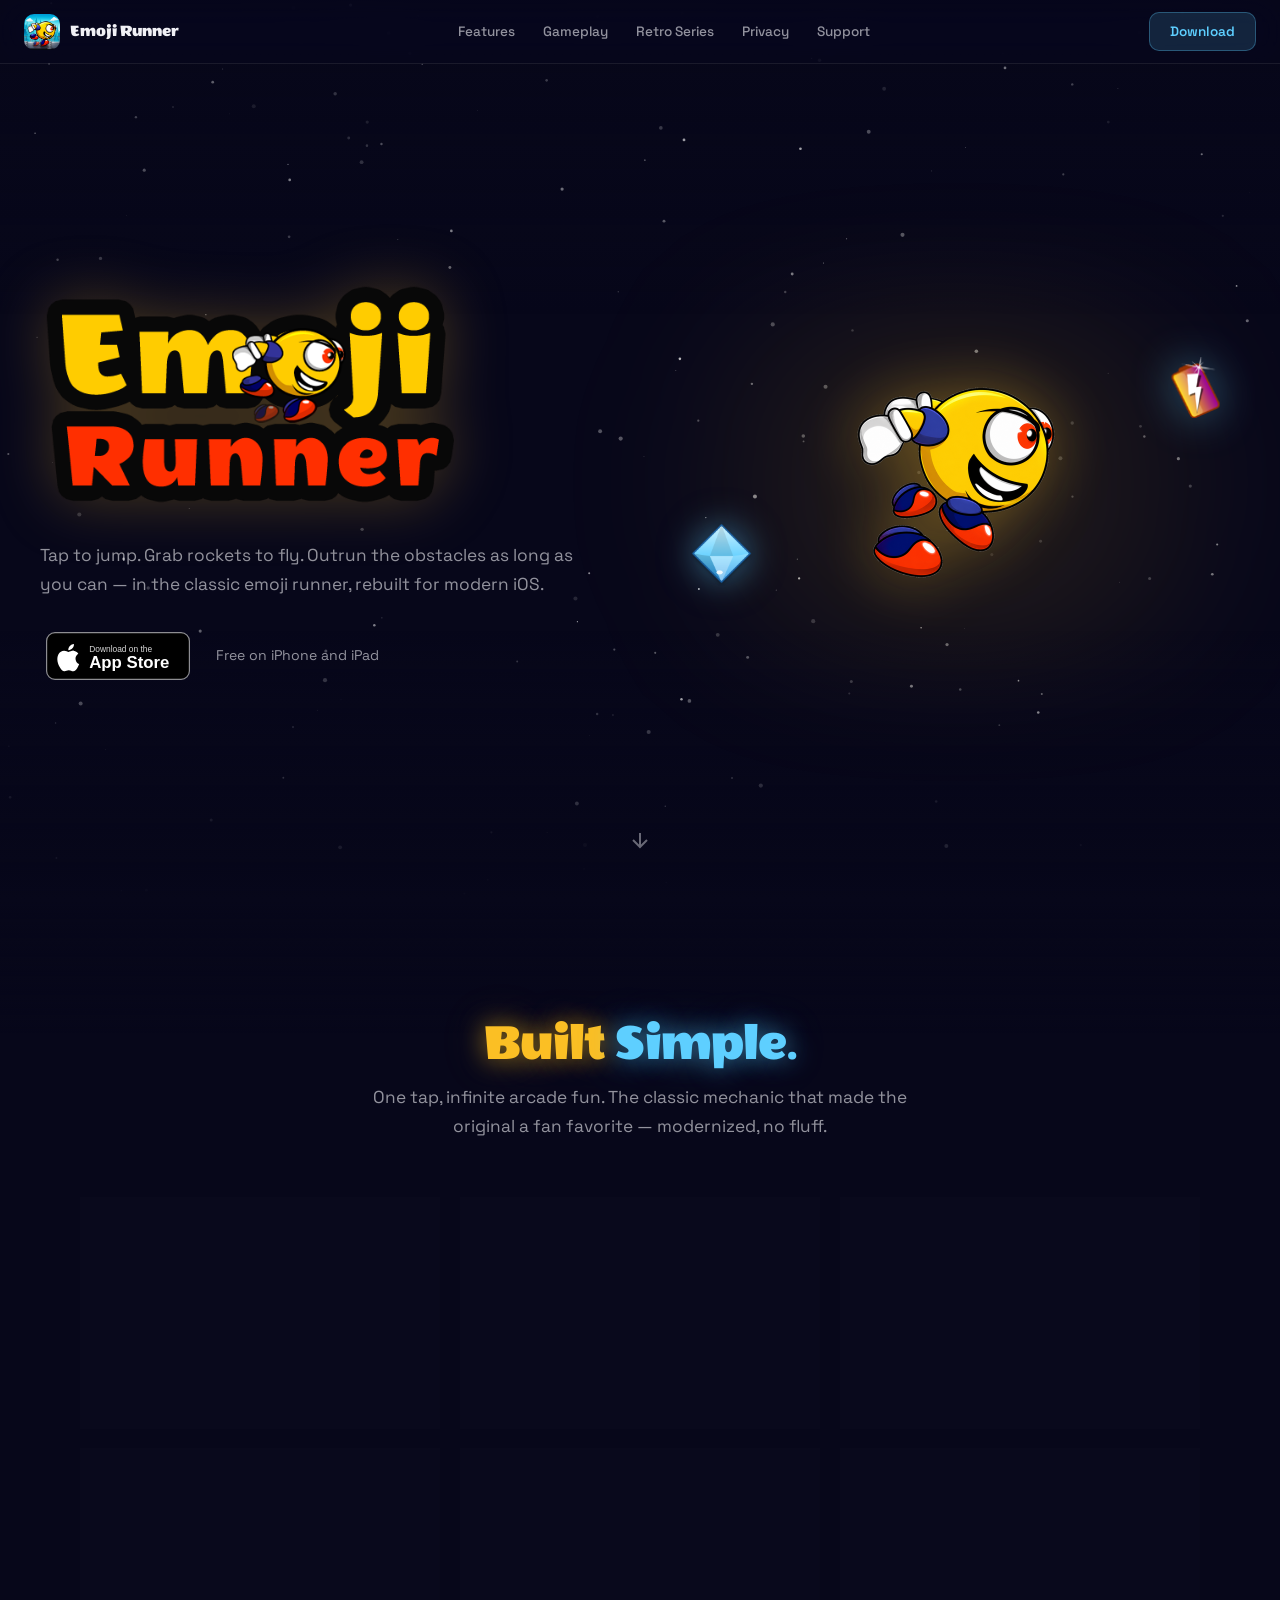
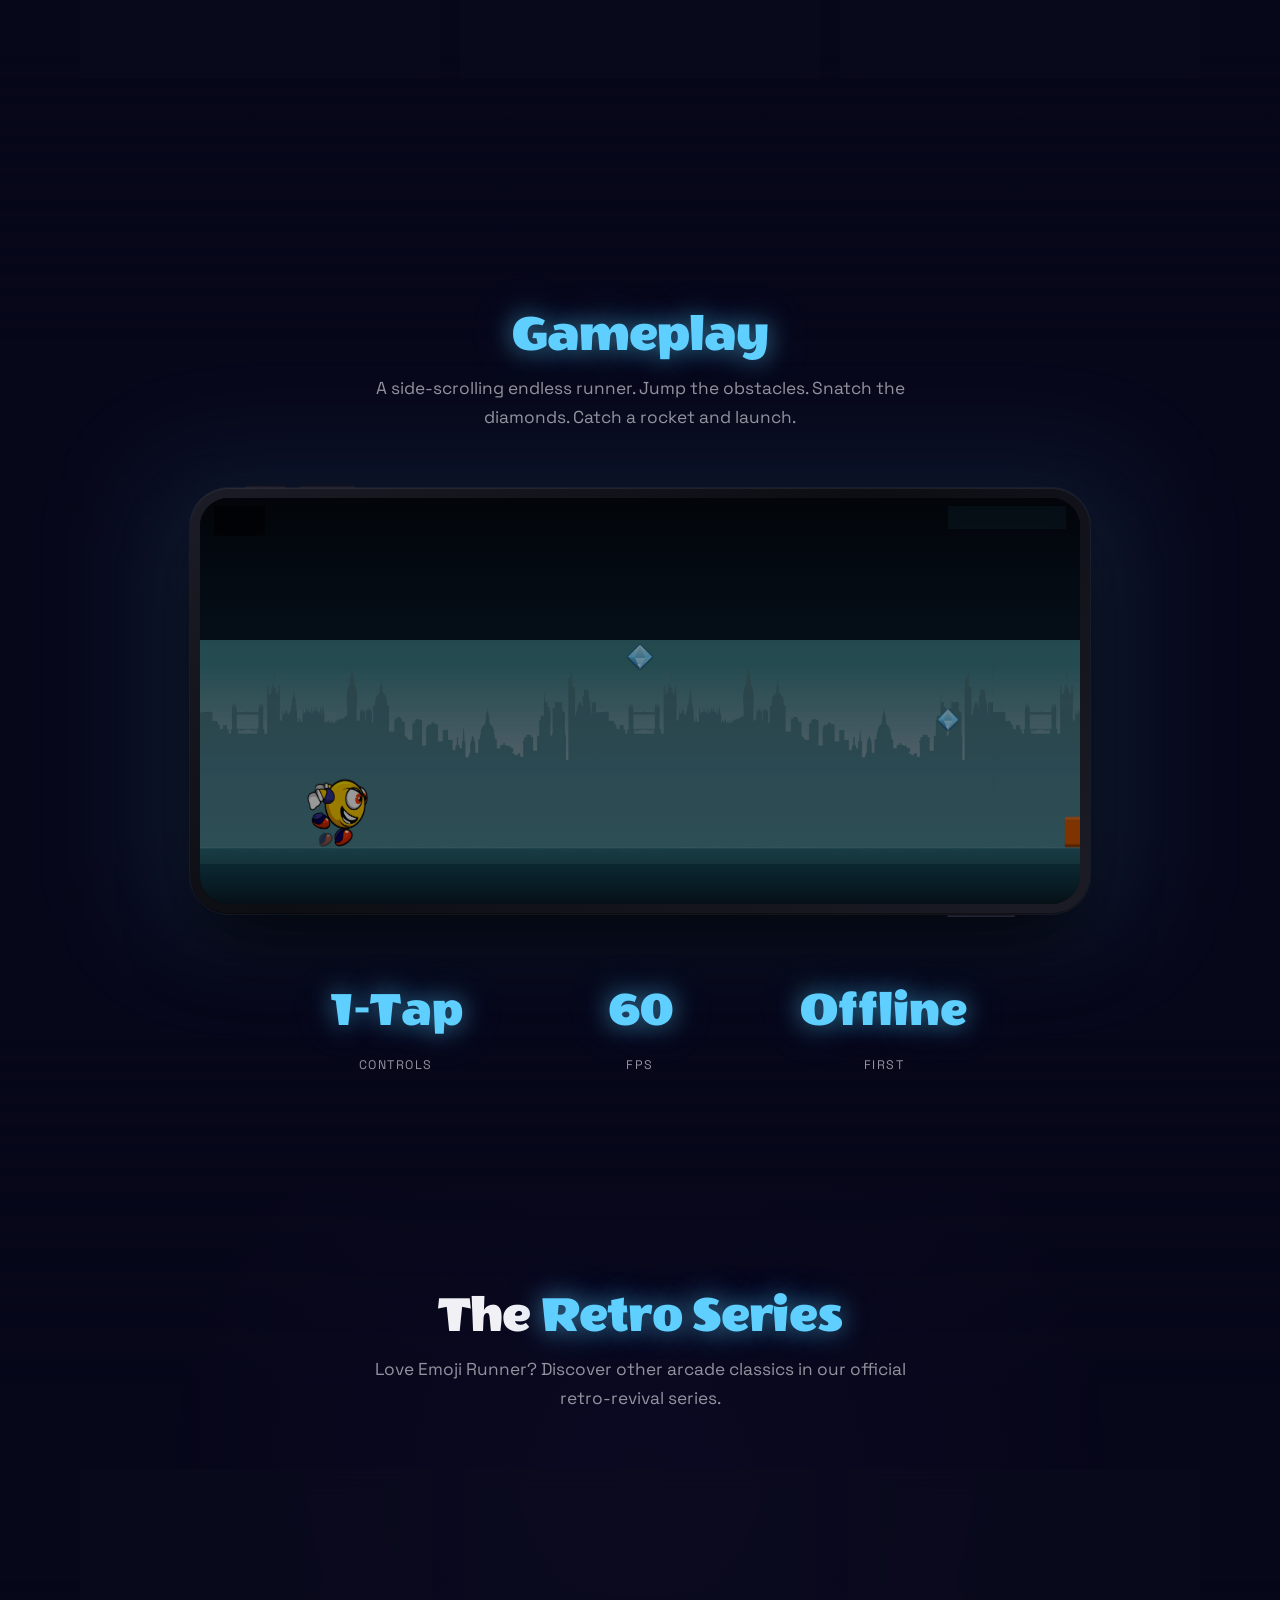
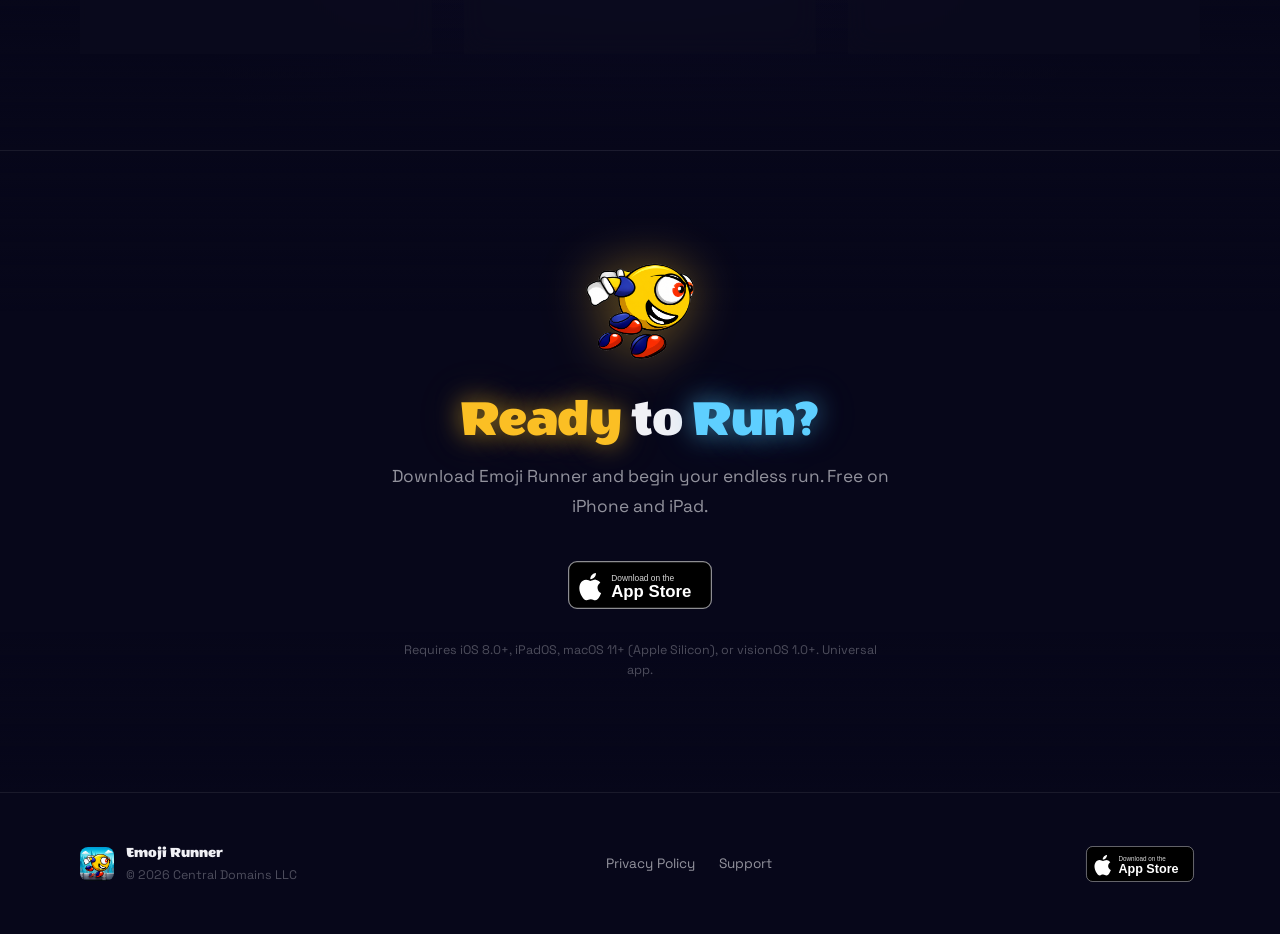
<file: index.html>
<!doctype html>
<html lang="en">
<head>
<meta charset="UTF-8" />
<meta name="viewport" content="width=device-width, initial-scale=1.0, maximum-scale=1" />
<title>Emoji Runner — One-Tap Endless Runner for iPhone &amp; iPad</title>
<meta name="description" content="Emoji Runner is a one-tap endless runner for iPhone and iPad. Tap to jump, grab rockets to fly, collect diamonds. Free on the App Store. No ads, no tracking." />
<meta name="theme-color" content="#07071a" />

<link rel="icon" type="image/png" href="/assets/icon.png" />
<link rel="apple-touch-icon" href="/assets/icon.png" />
<link rel="canonical" href="https://emojirunner.com/" />

<!-- Open Graph -->
<meta property="og:title" content="Emoji Runner" />
<meta property="og:description" content="One-tap endless runner. Tap to jump. Grab rockets to fly. Free on the App Store." />
<meta property="og:image" content="https://emojirunner.com/assets/screenshot-hero.png" />
<meta property="og:url" content="https://emojirunner.com/" />
<meta property="og:type" content="website" />

<!-- Twitter -->
<meta name="twitter:card" content="summary_large_image" />
<meta name="twitter:title" content="Emoji Runner" />
<meta name="twitter:description" content="One-tap endless runner for iPhone &amp; iPad." />
<meta name="twitter:image" content="https://emojirunner.com/assets/screenshot-hero.png" />

<!-- Fonts -->
<link rel="preconnect" href="https://fonts.googleapis.com" />
<link rel="preconnect" href="https://fonts.gstatic.com" crossorigin />
<link href="https://fonts.googleapis.com/css2?family=Space+Grotesk:wght@300;400;500;600;700&display=swap" rel="stylesheet" />

<link rel="stylesheet" href="/style.css" />
</head>
<body>

<!-- ===== STARFIELD CANVAS ===== -->
<canvas id="starfield" aria-hidden="true"></canvas>

<!-- ===== NAV ===== -->
<header class="nav">
  <a href="#top" class="brand">
    <img src="/assets/icon.png" alt="" width="36" height="36" />
    <span>Emoji Runner</span>
  </a>
  <button class="hamburger" aria-label="Open menu" aria-expanded="false">
    <span></span>
  </button>
  <nav class="nav-links">
    <a href="#features">Features</a>
    <a href="#gameplay">Gameplay</a>
    <a href="#retro">Retro Series</a>
    <a href="/privacy.html">Privacy</a>
    <a href="/support.html">Support</a>
  </nav>
  <a class="nav-dl" href="https://apps.apple.com/us/app/emoji-runner/id973972975" target="_blank" rel="noopener">Download</a>
</header>

<main id="top">

  <!-- ═════════════════════════════════════
       HERO — full viewport, 2 columns
       ═════════════════════════════════════ -->
  <section class="hero">
    <div class="gradient-top"></div>
    <div class="hero-inner container">

      <!-- LEFT: Logo image + copy -->
      <div class="hero-copy" style="animation: slideUp 0.6s var(--ease) forwards;">
        <div class="hero-logo">
          <img src="/assets/logo@2x.png" alt="Emoji Runner" />
        </div>
        <p class="lede">Tap to jump. Grab rockets to fly. Outrun the obstacles as long as you can — in the classic emoji runner, rebuilt for modern iOS.</p>
        <div class="hero-cta">
          <a href="https://apps.apple.com/us/app/emoji-runner/id973972975" class="appstore-badge" target="_blank" rel="noopener" aria-label="Download on the App Store">
            <svg viewBox="0 0 120 40" width="156" height="48" xmlns="http://www.w3.org/2000/svg" aria-hidden="true">
              <rect x="0.5" y="0.5" width="119" height="39" rx="7" fill="black" stroke="white" stroke-opacity="0.55"/>
              <g fill="white">
                <path d="M22 13.5c-0.8 0.9-2.1 1.7-3.4 1.6-0.2-1.3 0.5-2.7 1.3-3.5 0.8-1 2.2-1.7 3.4-1.7 0.1 1.4-0.5 2.7-1.3 3.6zm1.3 2c-1.9-0.1-3.5 1.1-4.4 1.1-0.9 0-2.3-1-3.8-1-1.9 0-3.7 1.1-4.7 2.9-2 3.5-0.5 8.6 1.5 11.4 0.9 1.4 2 2.9 3.5 2.8 1.4-0.1 1.9-0.9 3.6-0.9 1.7 0 2.2 0.9 3.7 0.9 1.5 0 2.5-1.4 3.4-2.8 1-1.6 1.5-3.1 1.5-3.2-0.1 0-2.9-1.1-3-4.4 0-2.8 2.3-4.1 2.4-4.2-1.3-2-3.3-2.2-4-2.2z"/>
                <text x="36" y="17" font-family="Helvetica, Arial, sans-serif" font-size="7" fill="white" opacity="0.85">Download on the</text>
                <text x="36" y="30" font-family="Helvetica, Arial, sans-serif" font-size="14" font-weight="600" fill="white">App Store</text>
              </g>
            </svg>
          </a>
          <span class="hero-sub">Free on iPhone and iPad</span>
        </div>
      </div>

      <!-- RIGHT: Animated character + floaters -->
      <div class="hero-anim">
        <div class="hero-glow"></div>
        <div class="hero-character" id="heroSprite">
          <img src="/assets/character-1.png" alt="Emoji Runner character" />
        </div>
        <div class="hero-floater floater-rocket"><img src="/assets/rocket.png" alt="" /></div>
        <div class="hero-floater floater-diamond"><img src="/assets/diamond.png" alt="" /></div>
      </div>

    </div>

    <!-- Bouncing scroll-down arrow -->
    <div class="scroll-hint" aria-hidden="true">
      <svg width="24" height="24" viewBox="0 0 24 24" fill="none" stroke="currentColor" stroke-width="2">
        <path d="M12 5v14M5 12l7 7 7-7"/>
      </svg>
    </div>
  </section>

  <!-- ═════════════════════════════════════
       FEATURES — 3×2 glass grid
       ═════════════════════════════════════ -->
  <section id="features" class="features">
    <div class="gradient-top"></div>
    <div class="container" style="position:relative;z-index:10;">

      <div class="section-header center reveal">
        <h2><span class="text-warm glow-warm">Built</span> <span class="text-accent glow-accent">Simple.</span></h2>
        <p class="lede">One tap, infinite arcade fun. The classic mechanic that made the original a fan favorite — modernized, no fluff.</p>
      </div>

      <div class="feature-grid">
        <article class="feature-card glass-card reveal">
          <div class="feature-icon">👆</div>
          <h3>One-Tap Controls</h3>
          <p>Tap anywhere to jump. That's the whole input layer. Easy to pick up, impossible to master.</p>
        </article>
        <article class="feature-card glass-card reveal">
          <div class="feature-icon">🚀</div>
          <h3>Rocket Boosters</h3>
          <p>Grab a rocket and fly. Five seconds of invincibility and bonus speed through the sky.</p>
        </article>
        <article class="feature-card glass-card reveal">
          <div class="feature-icon">⭐️</div>
          <h3>Endless Run</h3>
          <p>An endless side-scroller. Difficulty ramps as you survive — the longer you run, the faster the world flies past.</p>
        </article>
        <article class="feature-card glass-card reveal">
          <div class="feature-icon">💎</div>
          <h3>Collect Diamonds</h3>
          <p>Glittering rewards above the run. Climb the leaderboard with every grab.</p>
        </article>
        <article class="feature-card glass-card reveal">
          <div class="feature-icon">📳</div>
          <h3>Tactile Haptics</h3>
          <p>Subtle haptic feedback on every jump, every diamond, every crash. Built for the iPhone in your pocket.</p>
        </article>
        <article class="feature-card glass-card reveal">
          <div class="feature-icon">🛡️</div>
          <h3>No Ads. No Tracking.</h3>
          <p>Zero advertising, zero analytics, zero data collection. Your high score lives on your device alone.</p>
        </article>
      </div>

    </div>
  </section>

  <!-- ═════════════════════════════════════
       GAMEPLAY — iPhone frame + playable demo
       ═════════════════════════════════════ -->
  <section id="gameplay" class="gameplay">
    <div class="gradient-top"></div>
    <div class="container" style="position:relative;z-index:10;">

      <div class="section-header center reveal">
        <h2><span class="text-accent glow-accent">Gameplay</span></h2>
        <p class="lede">A side-scrolling endless runner. Jump the obstacles. Snatch the diamonds. Catch a rocket and launch.</p>
      </div>

      <div class="reveal">
        <div class="iphone-frame">
          <!-- Hardware buttons -->
          <div class="hw-btn hw-vol1"></div>
          <div class="hw-btn hw-vol2"></div>
          <div class="hw-btn hw-pwr"></div>

          <div class="iphone-screen">
            <!-- Dynamic Island -->
            <div class="dynamic-island" aria-hidden="true"></div>
            <!-- Screen reflection -->
            <div class="screen-sheen" aria-hidden="true"></div>

            <!-- Interactive Demo -->
            <div id="demo-container" class="demo-wrap">
              <canvas id="demo-canvas"></canvas>

              <!-- HUD -->
              <div class="demo-hud">
                <div class="demo-hud-left">
                  <div class="demo-badge"><span class="demo-star">💎</span><span id="demo-score">0</span></div>
                  <div class="demo-badge demo-fly" id="demo-fly" style="display:none;"><span>⚡</span><span>0.0s</span></div>
                </div>
                <div class="demo-hud-right">
                  <div class="demo-live"><span class="demo-dot"></span>PLAYABLE PREVIEW</div>
                </div>
              </div>

              <!-- Tap to jump overlay -->
              <div class="demo-overlay" id="demo-overlay">
                <div class="demo-overlay-title">TAP TO JUMP</div>
                <div class="demo-overlay-sub">Double tap to double jump. Grab rockets to fly!</div>
              </div>

              <!-- Game over overlay -->
              <div class="demo-gameover" id="demo-gameover" style="display:none;">
                <div class="demo-go-title">GAME OVER</div>
                <div class="demo-go-score" id="demo-final-score"></div>
                <p class="demo-go-text">You crashed! Download Emoji Runner to compete for high scores.</p>
                <button id="demo-retry" class="demo-retry-btn">Try Again</button>
                <a href="https://apps.apple.com/us/app/emoji-runner/id973972975" target="_blank" rel="noopener" class="demo-appstore-link">Download on the App Store →</a>
              </div>
            </div>
          </div>
        </div>
      </div>

      <!-- Stats row -->
      <div class="stats-row reveal">
        <div class="stat">
          <div class="stat-value glow-accent">1-Tap</div>
          <div class="stat-label">Controls</div>
        </div>
        <div class="stat">
          <div class="stat-value glow-accent">60</div>
          <div class="stat-label">FPS</div>
        </div>
        <div class="stat">
          <div class="stat-value glow-accent">Offline</div>
          <div class="stat-label">First</div>
        </div>
      </div>

    </div>
  </section>

  <!-- ═════════════════════════════════════
       RETRO SERIES
       ═════════════════════════════════════ -->
  <section class="retro-series reveal" id="retro">
    <div class="gradient-top"></div>
    <div class="container" style="position:relative;z-index:10;">

      <div class="section-header center">
        <h2>The <span class="text-accent glow-accent">Retro Series</span></h2>
        <p class="lede">Love Emoji Runner? Discover other arcade classics in our official retro-revival series.</p>
      </div>

      <div class="series-grid">
        <a href="https://jumpalien.com" target="_blank" rel="noopener" class="series-card glass-card">
          <div class="series-character">
            <img src="/assets/alien.png" alt="Jump Alien character" />
          </div>
          <div class="series-info">
            <h3>Jump Alien</h3>
            <p>Dodge alien threats and jump your way across uncharted cosmic worlds.</p>
            <span class="series-link">jumpalien.com →</span>
          </div>
        </a>

        <a href="https://angryegggame.com" target="_blank" rel="noopener" class="series-card glass-card">
          <div class="series-character">
            <img src="/assets/angry_egg_1.png" alt="Angry Egg character" />
          </div>
          <div class="series-info">
            <h3>Angry Egg</h3>
            <p>Help a furious egg bounce through dangerous hazards and spike traps.</p>
            <span class="series-link">angryegggame.com →</span>
          </div>
        </a>

        <a href="https://jumpozy.com" target="_blank" rel="noopener" class="series-card glass-card">
          <div class="series-character">
            <img src="/assets/ozy_1.png" alt="Jump Ozy character" />
          </div>
          <div class="series-info">
            <h3>Jump Ozy</h3>
            <p>Help Ozy dodge monsters and launch rockets across high-speed platforms.</p>
            <span class="series-link">jumpozy.com →</span>
          </div>
        </a>
      </div>

    </div>
  </section>

  <!-- ═════════════════════════════════════
       CTA — Ready to Run?
       ═════════════════════════════════════ -->
  <section class="cta-section">
    <div class="gradient-top"></div>
    <div class="container" style="position:relative;z-index:10;">

      <div class="reveal">
        <div class="cta-character">
          <img src="/assets/character-3.png" alt="Emoji Runner" />
        </div>
      </div>

      <div class="reveal">
        <h2><span class="text-warm glow-warm">Ready</span> to <span class="text-accent glow-accent">Run?</span></h2>
        <p class="lede center">Download Emoji Runner and begin your endless run. Free on iPhone and iPad.</p>
      </div>

      <div class="reveal">
        <a href="https://apps.apple.com/us/app/emoji-runner/id973972975" class="appstore-badge" target="_blank" rel="noopener" aria-label="Download on the App Store">
          <svg viewBox="0 0 120 40" width="180" height="54" xmlns="http://www.w3.org/2000/svg" aria-hidden="true">
            <rect x="0.5" y="0.5" width="119" height="39" rx="7" fill="black" stroke="white" stroke-opacity="0.55"/>
            <g fill="white">
              <path d="M22 13.5c-0.8 0.9-2.1 1.7-3.4 1.6-0.2-1.3 0.5-2.7 1.3-3.5 0.8-1 2.2-1.7 3.4-1.7 0.1 1.4-0.5 2.7-1.3 3.6zm1.3 2c-1.9-0.1-3.5 1.1-4.4 1.1-0.9 0-2.3-1-3.8-1-1.9 0-3.7 1.1-4.7 2.9-2 3.5-0.5 8.6 1.5 11.4 0.9 1.4 2 2.9 3.5 2.8 1.4-0.1 1.9-0.9 3.6-0.9 1.7 0 2.2 0.9 3.7 0.9 1.5 0 2.5-1.4 3.4-2.8 1-1.6 1.5-3.1 1.5-3.2-0.1 0-2.9-1.1-3-4.4 0-2.8 2.3-4.1 2.4-4.2-1.3-2-3.3-2.2-4-2.2z"/>
              <text x="36" y="17" font-family="Helvetica, Arial, sans-serif" font-size="7" fill="white" opacity="0.85">Download on the</text>
              <text x="36" y="30" font-family="Helvetica, Arial, sans-serif" font-size="14" font-weight="600" fill="white">App Store</text>
            </g>
          </svg>
        </a>
        <p class="cta-req">Requires iOS 8.0+, iPadOS, macOS 11+ (Apple Silicon), or visionOS 1.0+. Universal app.</p>
      </div>

    </div>
  </section>

</main>

<!-- ═════════════════════════════════════
     FOOTER — 3 columns
     ═════════════════════════════════════ -->
<footer class="footer">
  <div class="container footer-inner">

    <!-- Col 1: Brand -->
    <div class="footer-brand">
      <img src="/assets/icon.png" alt="" width="34" height="34" />
      <div>
        <div class="footer-title">Emoji Runner</div>
        <div class="footer-sub">© 2026 Central Domains LLC</div>
      </div>
    </div>

    <!-- Col 2: Links -->
    <nav class="footer-links">
      <a href="/privacy.html">Privacy Policy</a>
      <a href="/support.html">Support</a>
    </nav>

    <!-- Col 3: App Store badge -->
    <a class="footer-appstore" href="https://apps.apple.com/us/app/emoji-runner/id973972975" target="_blank" rel="noopener" aria-label="Download on the App Store">
      <svg viewBox="0 0 120 40" width="120" height="36" xmlns="http://www.w3.org/2000/svg" aria-hidden="true">
        <rect x="0.5" y="0.5" width="119" height="39" rx="7" fill="black" stroke="white" stroke-opacity="0.45"/>
        <g fill="white">
          <path d="M22 13.5c-0.8 0.9-2.1 1.7-3.4 1.6-0.2-1.3 0.5-2.7 1.3-3.5 0.8-1 2.2-1.7 3.4-1.7 0.1 1.4-0.5 2.7-1.3 3.6zm1.3 2c-1.9-0.1-3.5 1.1-4.4 1.1-0.9 0-2.3-1-3.8-1-1.9 0-3.7 1.1-4.7 2.9-2 3.5-0.5 8.6 1.5 11.4 0.9 1.4 2 2.9 3.5 2.8 1.4-0.1 1.9-0.9 3.6-0.9 1.7 0 2.2 0.9 3.7 0.9 1.5 0 2.5-1.4 3.4-2.8 1-1.6 1.5-3.1 1.5-3.2-0.1 0-2.9-1.1-3-4.4 0-2.8 2.3-4.1 2.4-4.2-1.3-2-3.3-2.2-4-2.2z"/>
          <text x="36" y="17" font-family="Helvetica, Arial, sans-serif" font-size="7" fill="white" opacity="0.85">Download on the</text>
          <text x="36" y="30" font-family="Helvetica, Arial, sans-serif" font-size="14" font-weight="600" fill="white">App Store</text>
        </g>
      </svg>
    </a>

  </div>
</footer>

<script src="/script.js"></script>
<script src="/demo.js"></script>
</body>
</html>
</file>
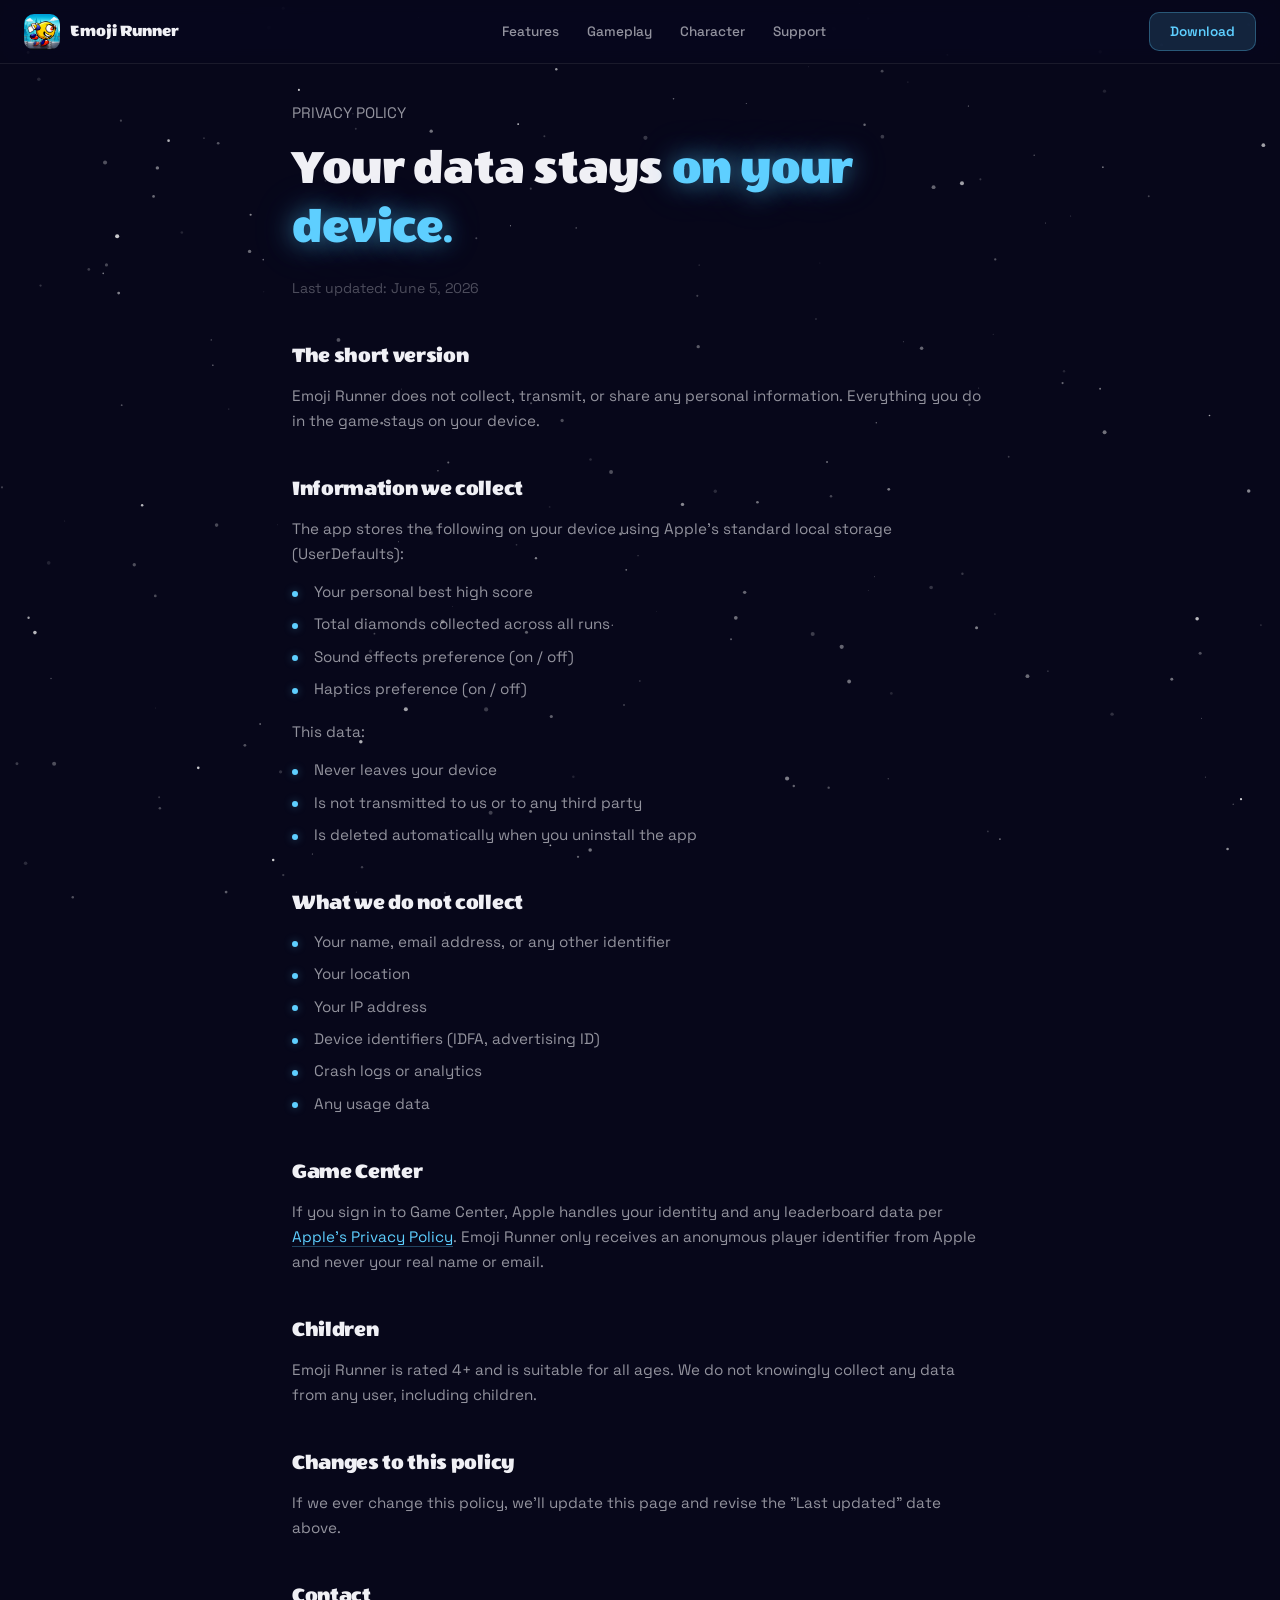
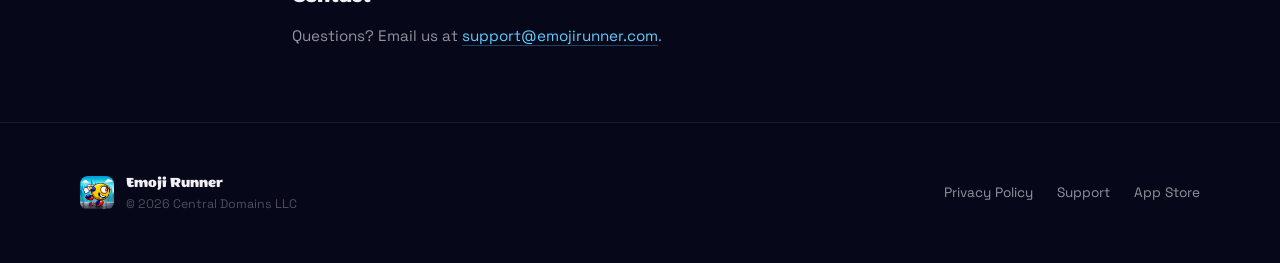
<file: privacy.html>
<!doctype html>
<html lang="en">
<head>
<meta charset="UTF-8" />
<meta name="viewport" content="width=device-width, initial-scale=1.0, maximum-scale=1" />
<title>Privacy Policy — Emoji Runner</title>
<meta name="description" content="Emoji Runner privacy policy. We don't collect or transmit your data." />
<meta name="theme-color" content="#07071a" />
<link rel="icon" type="image/png" href="/assets/icon.png" />
<link rel="canonical" href="https://emojirunner.com/privacy.html" />
<link rel="preconnect" href="https://fonts.googleapis.com" />
<link rel="preconnect" href="https://fonts.gstatic.com" crossorigin />
<link href="https://fonts.googleapis.com/css2?family=Space+Grotesk:wght@300;400;500;600;700&display=swap" rel="stylesheet" />
<link rel="stylesheet" href="/style.css" />
<link rel="stylesheet" href="/legal.css" />
</head>
<body>

<canvas id="starfield" aria-hidden="true"></canvas>

<header class="nav">
  <a href="/" class="brand">
    <img src="/assets/icon.png" alt="" width="36" height="36" />
    <span>Emoji Runner</span>
  </a>
  <button class="hamburger" aria-label="Open menu" aria-expanded="false">
    <span></span>
  </button>
  <nav class="nav-links">
    <a href="/#features">Features</a>
    <a href="/#gameplay">Gameplay</a>
    <a href="/#character">Character</a>
    <a href="/support.html">Support</a>
  </nav>
  <a class="nav-dl" href="https://apps.apple.com/us/app/emoji-runner/id973972975" target="_blank" rel="noopener">Download</a>
</header>

<main class="legal">
  <div class="legal-inner">
    <p class="eyebrow">PRIVACY POLICY</p>
    <h1>Your data stays <span class="text-accent glow-accent">on your device.</span></h1>
    <p class="meta">Last updated: June 5, 2026</p>

    <h2>The short version</h2>
    <p>Emoji Runner does not collect, transmit, or share any personal information. Everything you do in the game stays on your device.</p>

    <h2>Information we collect</h2>
    <p>The app stores the following on your device using Apple's standard local storage (UserDefaults):</p>
    <ul>
      <li>Your personal best high score</li>
      <li>Total diamonds collected across all runs</li>
      <li>Sound effects preference (on / off)</li>
      <li>Haptics preference (on / off)</li>
    </ul>
    <p>This data:</p>
    <ul>
      <li>Never leaves your device</li>
      <li>Is not transmitted to us or to any third party</li>
      <li>Is deleted automatically when you uninstall the app</li>
    </ul>

    <h2>What we do not collect</h2>
    <ul>
      <li>Your name, email address, or any other identifier</li>
      <li>Your location</li>
      <li>Your IP address</li>
      <li>Device identifiers (IDFA, advertising ID)</li>
      <li>Crash logs or analytics</li>
      <li>Any usage data</li>
    </ul>

    <h2>Game Center</h2>
    <p>If you sign in to Game Center, Apple handles your identity and any leaderboard data per <a href="https://www.apple.com/legal/privacy/" target="_blank" rel="noopener">Apple's Privacy Policy</a>. Emoji Runner only receives an anonymous player identifier from Apple and never your real name or email.</p>

    <h2>Children</h2>
    <p>Emoji Runner is rated 4+ and is suitable for all ages. We do not knowingly collect any data from any user, including children.</p>

    <h2>Changes to this policy</h2>
    <p>If we ever change this policy, we'll update this page and revise the "Last updated" date above.</p>

    <h2>Contact</h2>
    <p>Questions? Email us at <a href="mailto:support@emojirunner.com">support@emojirunner.com</a>.</p>
  </div>
</main>

<footer class="footer">
  <div class="container footer-inner">
    <div class="footer-brand">
      <img src="/assets/icon.png" alt="" width="32" height="32" />
      <div>
        <div class="footer-title">Emoji Runner</div>
        <div class="footer-sub">© <span id="year">2026</span> Central Domains LLC</div>
      </div>
    </div>
    <nav class="footer-links">
      <a href="/privacy.html">Privacy Policy</a>
      <a href="/support.html">Support</a>
      <a href="https://apps.apple.com/us/app/emoji-runner/id973972975" target="_blank" rel="noopener">App Store</a>
    </nav>
  </div>
</footer>

<script src="/script.js"></script>
</body>
</html>
</file>
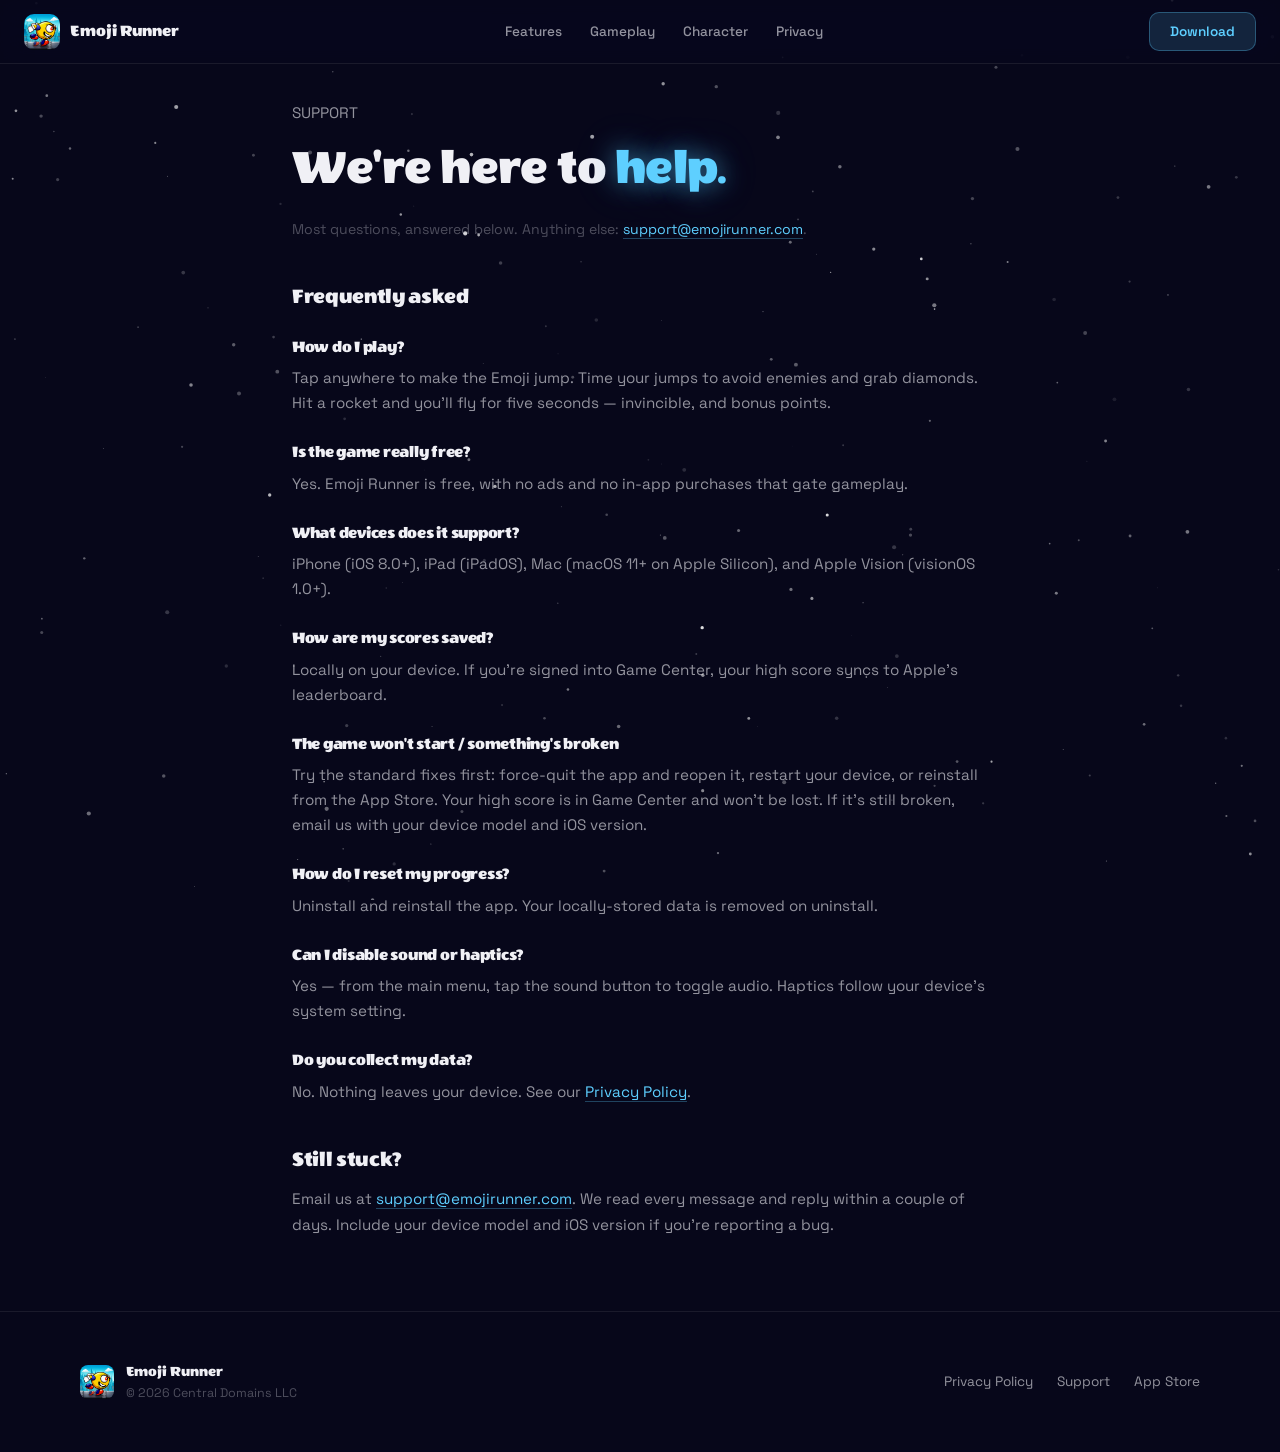
<file: support.html>
<!doctype html>
<html lang="en">
<head>
<meta charset="UTF-8" />
<meta name="viewport" content="width=device-width, initial-scale=1.0, maximum-scale=1" />
<title>Support — Emoji Runner</title>
<meta name="description" content="Get help with Emoji Runner. FAQ and contact info." />
<meta name="theme-color" content="#07071a" />
<link rel="icon" type="image/png" href="/assets/icon.png" />
<link rel="canonical" href="https://emojirunner.com/support.html" />
<link rel="preconnect" href="https://fonts.googleapis.com" />
<link rel="preconnect" href="https://fonts.gstatic.com" crossorigin />
<link href="https://fonts.googleapis.com/css2?family=Space+Grotesk:wght@300;400;500;600;700&display=swap" rel="stylesheet" />
<link rel="stylesheet" href="/style.css" />
<link rel="stylesheet" href="/legal.css" />
</head>
<body>

<canvas id="starfield" aria-hidden="true"></canvas>

<header class="nav">
  <a href="/" class="brand">
    <img src="/assets/icon.png" alt="" width="36" height="36" />
    <span>Emoji Runner</span>
  </a>
  <button class="hamburger" aria-label="Open menu" aria-expanded="false">
    <span></span>
  </button>
  <nav class="nav-links">
    <a href="/#features">Features</a>
    <a href="/#gameplay">Gameplay</a>
    <a href="/#character">Character</a>
    <a href="/privacy.html">Privacy</a>
  </nav>
  <a class="nav-dl" href="https://apps.apple.com/us/app/emoji-runner/id973972975" target="_blank" rel="noopener">Download</a>
</header>

<main class="legal">
  <div class="legal-inner">
    <p class="eyebrow">SUPPORT</p>
    <h1>We're here to <span class="text-accent glow-accent">help.</span></h1>
    <p class="meta">Most questions, answered below. Anything else: <a href="mailto:support@emojirunner.com">support@emojirunner.com</a>.</p>

    <h2>Frequently asked</h2>

    <h3>How do I play?</h3>
    <p>Tap anywhere to make the Emoji jump. Time your jumps to avoid enemies and grab diamonds. Hit a rocket and you'll fly for five seconds — invincible, and bonus points.</p>

    <h3>Is the game really free?</h3>
    <p>Yes. Emoji Runner is free, with no ads and no in-app purchases that gate gameplay.</p>

    <h3>What devices does it support?</h3>
    <p>iPhone (iOS 8.0+), iPad (iPadOS), Mac (macOS 11+ on Apple Silicon), and Apple Vision (visionOS 1.0+).</p>

    <h3>How are my scores saved?</h3>
    <p>Locally on your device. If you're signed into Game Center, your high score syncs to Apple's leaderboard.</p>

    <h3>The game won't start / something's broken</h3>
    <p>Try the standard fixes first: force-quit the app and reopen it, restart your device, or reinstall from the App Store. Your high score is in Game Center and won't be lost. If it's still broken, email us with your device model and iOS version.</p>

    <h3>How do I reset my progress?</h3>
    <p>Uninstall and reinstall the app. Your locally-stored data is removed on uninstall.</p>

    <h3>Can I disable sound or haptics?</h3>
    <p>Yes — from the main menu, tap the sound button to toggle audio. Haptics follow your device's system setting.</p>

    <h3>Do you collect my data?</h3>
    <p>No. Nothing leaves your device. See our <a href="/privacy.html">Privacy Policy</a>.</p>

    <h2>Still stuck?</h2>
    <p>Email us at <a href="mailto:support@emojirunner.com">support@emojirunner.com</a>. We read every message and reply within a couple of days. Include your device model and iOS version if you're reporting a bug.</p>
  </div>
</main>

<footer class="footer">
  <div class="container footer-inner">
    <div class="footer-brand">
      <img src="/assets/icon.png" alt="" width="32" height="32" />
      <div>
        <div class="footer-title">Emoji Runner</div>
        <div class="footer-sub">© <span id="year">2026</span> Central Domains LLC</div>
      </div>
    </div>
    <nav class="footer-links">
      <a href="/privacy.html">Privacy Policy</a>
      <a href="/support.html">Support</a>
      <a href="https://apps.apple.com/us/app/emoji-runner/id973972975" target="_blank" rel="noopener">App Store</a>
    </nav>
  </div>
</footer>

<script src="/script.js"></script>
</body>
</html>
</file>
<file: style.css>
/* ═══════════════════════════════════════════════════════════════
   Emoji Runner — Full Rebuild
   Layout: jumpalien.com exact structure
   Brand: Emoji Runner assets + warm yellow / cyan accents
   ═══════════════════════════════════════════════════════════════ */

/* ===== Custom Font ===== */
@font-face {
  font-family: "WendyOne";
  src: url("/assets/Font/WendyOne-Regular.ttf") format("truetype");
  font-weight: 400;
  font-style: normal;
  font-display: swap;
}

/* ===== Design Tokens ===== */
:root {
  --bg-deep: #0b0b10;
  --bg: #07071a;
  --bg-card: rgba(14, 14, 28, 0.60);
  --fg: #f0f0f5;
  --fg-dim: rgba(240, 240, 245, 0.60);
  --fg-faint: rgba(240, 240, 245, 0.30);
  --accent: #5ECFFF;
  --accent-dim: rgba(94, 207, 255, 0.15);
  --accent-glow: rgba(94, 207, 255, 0.5);
  --warm: #FBBF24;
  --warm-dim: rgba(251, 191, 36, 0.15);
  --warm-glow: rgba(251, 191, 36, 0.5);
  --red: #f44336;
  --border: rgba(255, 255, 255, 0.08);
  --border-hover: rgba(255, 255, 255, 0.18);
  --glass: rgba(12, 12, 30, 0.60);
  --glass-border: rgba(255, 255, 255, 0.06);
  --radius: 0.85rem;
  --radius-lg: 1.2rem;
  --ease: cubic-bezier(0.23, 1, 0.32, 1);
  --content: 1200px;
  --nav-h: 64px;
  --font-game: "WendyOne", "Space Grotesk", system-ui, sans-serif;
  --font-body: "Space Grotesk", system-ui, sans-serif;
}

/* ===== Reset ===== */
*, *::before, *::after { box-sizing: border-box; margin: 0; padding: 0; }
html { scroll-behavior: smooth; }

body {
  font-family: var(--font-body);
  background: var(--bg);
  color: var(--fg);
  line-height: 1.6;
  -webkit-font-smoothing: antialiased;
  -moz-osx-font-smoothing: grayscale;
  overflow-x: hidden;
  min-height: 100vh;
}

a { color: inherit; text-decoration: none; }
img { display: block; max-width: 100%; }
button { font: inherit; cursor: pointer; border: none; background: none; }

/* ===== Utility ===== */
.font-game { font-family: var(--font-game); }
.center { text-align: center; margin-left: auto; margin-right: auto; }
.container { width: 100%; max-width: var(--content); margin: 0 auto; padding: 0 1.25rem; }
@media (min-width: 640px) { .container { padding: 0 2rem; } }
@media (min-width: 1024px) { .container { padding: 0 2.5rem; } }

/* ===== Typography ===== */
h1, h2, h3, h4, h5 {
  font-family: var(--font-game);
  letter-spacing: -0.015em;
  line-height: 1.15;
  font-weight: 400;
}
h1 { font-size: clamp(2.6rem, 6vw, 4.5rem); }
h2 { font-size: clamp(2rem, 4.5vw, 3.4rem); }
h3 { font-size: 1.2rem; }

.text-accent { color: var(--accent); }
.text-warm { color: var(--warm); }
.text-dim { color: var(--fg-dim); }
.text-faint { color: var(--fg-faint); }

.glow-accent {
  text-shadow: 0 0 24px var(--accent-glow), 0 0 48px rgba(94, 207, 255, 0.22);
}
.glow-warm {
  text-shadow: 0 0 24px var(--warm-glow), 0 0 48px rgba(251, 191, 36, 0.22);
}

.lede {
  font-family: var(--font-body);
  font-size: clamp(1rem, 1.35vw, 1.18rem);
  color: var(--fg-dim);
  max-width: 540px;
  line-height: 1.7;
  font-weight: 400;
}

/* ===== Starfield Canvas ===== */
#starfield {
  position: fixed;
  inset: 0;
  pointer-events: none;
  z-index: 0;
}

/* ===== Section Gradient Overlays ===== */
.gradient-top {
  position: absolute;
  inset: 0;
  z-index: 1;
  background: linear-gradient(to bottom,
    rgba(7, 7, 26, 0.5) 0%,
    transparent 35%,
    transparent 70%,
    rgba(7, 7, 26, 1) 100%
  );
  pointer-events: none;
}

/* ===== Glass Card ===== */
.glass-card {
  background: var(--glass);
  backdrop-filter: blur(12px);
  -webkit-backdrop-filter: blur(12px);
  border: 1px solid var(--glass-border);
  border-radius: var(--radius);
}

/* ═══════════════════════════════════════════
   1. NAV — fixed glassmorphic top bar
   ═══════════════════════════════════════════ */
.nav {
  position: fixed;
  top: 0; left: 0; right: 0;
  z-index: 100;
  height: var(--nav-h);
  display: flex;
  align-items: center;
  justify-content: space-between;
  padding: 0 1.5rem;
  border-bottom: 1px solid var(--border);
}

.nav::before {
  content: "";
  position: absolute;
  inset: 0;
  z-index: -1;
  background: rgba(7, 7, 26, 0.78);
  backdrop-filter: blur(18px) saturate(180%);
  -webkit-backdrop-filter: blur(18px) saturate(180%);
}

.brand {
  display: flex;
  align-items: center;
  gap: 10px;
  font-family: var(--font-game);
  font-weight: 400;
  font-size: 1.05rem;
}

.brand img {
  border-radius: 10px;
  width: 36px;
  height: 36px;
}

.nav-links {
  display: flex;
  align-items: center;
  gap: 1.75rem;
}

.nav-links a {
  font-size: 0.85rem;
  color: var(--fg-dim);
  font-weight: 500;
  transition: color 0.2s;
}

.nav-links a:hover {
  color: var(--fg);
}

.nav-dl {
  display: inline-flex;
  align-items: center;
  gap: 8px;
  padding: 8px 20px;
  border-radius: 10px;
  background: var(--accent-dim);
  border: 1px solid rgba(94, 207, 255, 0.30);
  color: var(--accent);
  font-size: 0.85rem;
  font-weight: 600;
  transition: background 0.2s, border-color 0.2s;
}

.nav-dl:hover {
  background: rgba(94, 207, 255, 0.22);
  border-color: rgba(94, 207, 255, 0.5);
}

/* ═══════════════════════════════════════════
   2. HERO — full viewport, two columns
   ═══════════════════════════════════════════ */
.hero {
  position: relative;
  min-height: 100vh;
  min-height: 100dvh;
  display: flex;
  align-items: center;
  justify-content: center;
  padding-top: var(--nav-h);
}

.hero-inner {
  position: relative;
  z-index: 10;
  display: flex;
  align-items: center;
  gap: 4rem;
  padding: 4rem 0;
  width: 100%;
  max-width: var(--content);
}

/* LEFT column — logo image + copy */
.hero-copy {
  flex: 1;
  min-width: 0;
}

.hero-logo {
  max-width: 420px;
  margin-bottom: 1.25rem;
  filter: drop-shadow(0 0 30px rgba(251, 191, 36, 0.25));
}

.hero-logo img {
  width: 100%;
  height: auto;
}

.hero-copy .lede {
  margin-bottom: 2rem;
}

.hero-cta {
  display: flex;
  align-items: center;
  gap: 1.25rem;
  flex-wrap: wrap;
}

.appstore-badge {
  display: inline-block;
  transition: transform 0.25s var(--ease);
}

.appstore-badge:hover {
  transform: scale(1.06);
}

.appstore-badge img,
.appstore-badge svg {
  height: 48px;
  display: block;
}

.hero-sub {
  font-size: 0.88rem;
  color: var(--fg-dim);
}

/* RIGHT column — animated character */
.hero-anim {
  flex: 1;
  display: flex;
  align-items: center;
  justify-content: center;
  position: relative;
  width: 260px;
  height: 260px;
  min-width: 200px;
  min-height: 200px;
}

.hero-glow {
  position: absolute;
  inset: -25%;
  background: radial-gradient(circle, rgba(251, 191, 36, 0.14) 0%, transparent 70%);
  filter: blur(60px);
  pointer-events: none;
  animation: pulseGlow 4s ease-in-out infinite;
}

.hero-character {
  position: relative;
  z-index: 10;
  width: 200px;
  height: 200px;
  animation: heroFloat 3.5s ease-in-out infinite;
  filter: drop-shadow(0 0 30px rgba(251, 191, 36, 0.35));
}

.hero-character img {
  width: 100%;
  height: 100%;
  object-fit: contain;
}

.hero-floater {
  position: absolute;
  pointer-events: none;
  filter: drop-shadow(0 0 22px rgba(94, 207, 255, 0.45));
}

.hero-floater img {
  width: 100%;
  height: auto;
}

.floater-rocket {
  width: 90px;
  top: 2%;
  right: 0%;
  z-index: 20;
  animation: floatItem 4s ease-in-out infinite;
}

.floater-diamond {
  width: 65px;
  bottom: 10%;
  left: 3%;
  z-index: 20;
  animation: floatItem 3.5s ease-in-out infinite 0.6s;
  filter: drop-shadow(0 0 18px rgba(94, 207, 255, 0.55));
}

/* Scroll-down arrow */
.scroll-hint {
  position: absolute;
  bottom: 2.5rem;
  left: 50%;
  transform: translateX(-50%);
  z-index: 10;
  animation: bounce 2s infinite;
  color: var(--fg-dim);
  opacity: 0.7;
}

/* ===== Hero Animations ===== */
@keyframes heroFloat {
  0%, 100% { transform: translateY(0) rotate(-2deg); }
  50%      { transform: translateY(-18px) rotate(2deg); }
}

@keyframes floatItem {
  0%, 100% { transform: translateY(0) rotate(0deg); }
  50%      { transform: translateY(-14px) rotate(6deg); }
}

@keyframes pulseGlow {
  0%, 100% { opacity: 0.5; transform: scale(1); }
  50%      { opacity: 1;   transform: scale(1.08); }
}

@keyframes bounce {
  0%, 100% { transform: translateX(-50%) translateY(0); opacity: 0.7; }
  50%      { transform: translateX(-50%) translateY(10px); opacity: 1; }
}

@keyframes slideUp {
  from { opacity: 0; transform: translateY(32px); }
  to   { opacity: 1; transform: translateY(0); }
}

/* ═══════════════════════════════════════════
   3. FEATURES — 3×2 glass card grid
   ═══════════════════════════════════════════ */
.features {
  position: relative;
  padding: 7rem 0;
}

.features .gradient-top {
  background: linear-gradient(to bottom,
    var(--bg) 0%, transparent 15%,
    transparent 85%, var(--bg) 100%
  );
}

.section-header {
  margin-bottom: 3.5rem;
}

.section-header h2 {
  margin-bottom: 0.5rem;
}

.section-header .lede {
  margin-left: auto;
  margin-right: auto;
}

.feature-grid {
  display: grid;
  grid-template-columns: repeat(3, 1fr);
  gap: 1.25rem;
}

.feature-card {
  padding: 2rem 1.6rem;
  transition: transform 0.35s var(--ease), border-color 0.35s;
}

.feature-card:hover {
  transform: translateY(-6px);
  border-color: rgba(94, 207, 255, 0.22);
}

.feature-icon {
  font-size: 2rem;
  margin-bottom: 1rem;
  display: inline-block;
  transition: transform 0.25s;
}

.feature-card:hover .feature-icon {
  transform: scale(1.15);
}

.feature-card h3 {
  margin-bottom: 0.5rem;
  color: var(--fg);
}

.feature-card p {
  font-family: var(--font-body);
  font-size: 0.88rem;
  color: var(--fg-dim);
  line-height: 1.6;
  font-weight: 400;
}

/* ═══════════════════════════════════════════
   4. GAMEPLAY — iPhone landscape frame + demo
   ═══════════════════════════════════════════ */
.gameplay {
  position: relative;
  padding: 7rem 0;
}

.gameplay .gradient-top {
  background: linear-gradient(to bottom,
    var(--bg) 0%, transparent 15%,
    transparent 85%, var(--bg) 100%
  );
}

/* ----- iPhone Frame ----- */
.iphone-frame {
  position: relative;
  max-width: 900px;
  margin: 0 auto;
  border-radius: 2.4rem;
  padding: 10px;
  /* Titanium bezel gradient */
  background: linear-gradient(145deg, #1c1c26 0%, #0d0d14 45%, #1c1c26 100%);
  box-shadow:
    0 35px 80px -20px rgba(0, 0, 0, 0.85),
    inset 0 1px 0 rgba(255, 255, 255, 0.07),
    inset 0 -1px 0 rgba(0, 0, 0, 0.4);
  outline: 1px solid rgba(255, 255, 255, 0.05);
}

/* Subtle glow behind the phone */
.iphone-frame::before {
  content: "";
  position: absolute;
  inset: 0;
  z-index: -1;
  border-radius: 3rem;
  background: rgba(94, 207, 255, 0.1);
  filter: blur(50px);
  transform: scale(1.1);
  pointer-events: none;
}

/* Hardware buttons — landscape orientation */
.hw-btn {
  position: absolute;
  background: linear-gradient(to bottom, #0c0c14, #28283a);
  border-radius: 2px;
}

/* Volume buttons on top */
.hw-vol1 { top: -3px; left: 55px; width: 40px; height: 3px; }
.hw-vol2 { top: -3px; left: 110px; width: 55px; height: 3px; }
/* Power button on bottom */
.hw-pwr  { bottom: -3px; right: 75px; width: 68px; height: 3px; }

/* Screen area */
.iphone-screen {
  position: relative;
  border-radius: 1.8rem;
  overflow: hidden;
  aspect-ratio: 19.5 / 9;
  background: #000;
}

/* Dynamic Island — vertical pill on the left (landscape) */
.dynamic-island {
  position: absolute;
  left: 10px;
  top: 50%;
  transform: translateY(-50%);
  z-index: 30;
  height: 30%;
  width: 12px;
  background: #000;
  border-radius: 999px;
  box-shadow:
    0 0 0 1.5px rgba(0, 0, 0, 0.6),
    inset 0 0 0 1px rgba(255, 255, 255, 0.04);
}

/* Screen reflection sheen */
.screen-sheen {
  position: absolute;
  inset: 0;
  z-index: 20;
  pointer-events: none;
  background: linear-gradient(
    135deg,
    rgba(255, 255, 255, 0.055) 0%,
    transparent 38%,
    transparent 100%
  );
  mix-blend-mode: overlay;
}

/* ----- Interactive Demo Container ----- */
.demo-wrap {
  position: relative;
  width: 100%;
  height: 100%;
  cursor: pointer;
  user-select: none;
  -webkit-user-select: none;
}

.demo-wrap canvas {
  display: block;
  width: 100%;
  height: 100%;
}

/* ----- Demo HUD ----- */
.demo-hud {
  position: absolute;
  top: 8px;
  left: 14px;
  right: 14px;
  display: flex;
  justify-content: space-between;
  align-items: flex-start;
  pointer-events: none;
  z-index: 15;
  font-family: var(--font-body);
}

.demo-hud-left,
.demo-hud-right {
  display: flex;
  gap: 8px;
  align-items: center;
}

.demo-badge {
  display: flex;
  align-items: center;
  gap: 5px;
  padding: 3px 10px;
  background: rgba(0, 0, 0, 0.55);
  border-radius: 999px;
  border: 1px solid rgba(255, 255, 255, 0.08);
  backdrop-filter: blur(6px);
  -webkit-backdrop-filter: blur(6px);
  color: #fff;
  font-weight: 700;
  font-size: 0.72rem;
}

.demo-star {
  font-size: 0.85rem;
}

.demo-fly {
  background: rgba(6, 78, 100, 0.6);
  border-color: rgba(94, 207, 255, 0.35);
  color: var(--accent);
  animation: pulse 1.5s ease-in-out infinite;
}

@keyframes pulse {
  50% { opacity: 0.55; }
}

.demo-live {
  display: flex;
  align-items: center;
  gap: 5px;
  padding: 3px 9px;
  background: rgba(94, 207, 255, 0.08);
  border: 1px solid rgba(94, 207, 255, 0.25);
  border-radius: 4px;
  color: var(--accent);
  font-weight: 700;
  font-size: 0.55rem;
  letter-spacing: 0.06em;
  backdrop-filter: blur(6px);
  -webkit-backdrop-filter: blur(6px);
}

.demo-dot {
  display: inline-block;
  width: 5px;
  height: 5px;
  background: #22c55e;
  border-radius: 50%;
  animation: ping 1.5s ease-in-out infinite;
}

@keyframes ping {
  50% { opacity: 0.3; transform: scale(0.6); }
}

/* ----- Demo Overlays ----- */
.demo-overlay,
.demo-gameover {
  position: absolute;
  inset: 0;
  z-index: 18;
  display: flex;
  flex-direction: column;
  align-items: center;
  justify-content: center;
  text-align: center;
  padding: 1rem;
  pointer-events: none;
  font-family: var(--font-body);
}

.demo-overlay {
  background: rgba(0, 0, 0, 0.4);
}

.demo-overlay-title {
  font-family: var(--font-game);
  font-size: clamp(1.1rem, 3vw, 2rem);
  font-weight: 400;
  color: var(--accent);
  margin-bottom: 0.35rem;
  text-shadow: 0 0 24px var(--accent-glow);
}

.demo-overlay-sub {
  font-size: 0.6rem;
  color: rgba(255, 255, 255, 0.7);
  text-transform: uppercase;
  letter-spacing: 0.1em;
  max-width: 260px;
}

.demo-gameover {
  background: rgba(0, 0, 0, 0.78);
  backdrop-filter: blur(10px);
  -webkit-backdrop-filter: blur(10px);
  pointer-events: auto;
  cursor: default;
}

.demo-go-title {
  font-family: var(--font-game);
  font-size: clamp(1.3rem, 3.5vw, 2.4rem);
  font-weight: 400;
  color: var(--red);
  margin-bottom: 0.5rem;
  text-shadow: 0 0 24px rgba(244, 67, 54, 0.5);
}

.demo-go-score {
  font-family: var(--font-game);
  font-size: 1rem;
  color: var(--warm);
  margin-bottom: 0.5rem;
}

.demo-go-text {
  font-size: 0.72rem;
  color: rgba(255, 255, 255, 0.75);
  max-width: 300px;
  margin-bottom: 0.8rem;
  line-height: 1.5;
}

.demo-retry-btn {
  display: inline-block;
  padding: 7px 22px;
  background: var(--accent-dim);
  border: 1px solid rgba(94, 207, 255, 0.4);
  border-radius: 8px;
  color: var(--accent);
  font-weight: 600;
  font-size: 0.78rem;
  cursor: pointer;
  transition: background 0.2s, border-color 0.2s;
  margin-bottom: 0.6rem;
}

.demo-retry-btn:hover {
  background: rgba(94, 207, 255, 0.28);
  border-color: rgba(94, 207, 255, 0.6);
}

.demo-appstore-link {
  font-size: 0.6rem;
  color: rgba(255, 255, 255, 0.45);
  transition: color 0.2s;
}

.demo-appstore-link:hover {
  color: var(--accent);
}

/* ----- Stats Row ----- */
.stats-row {
  display: grid;
  grid-template-columns: repeat(3, 1fr);
  gap: 2rem;
  max-width: 700px;
  margin: 3.5rem auto 0;
}

.stat {
  text-align: center;
}

.stat-value {
  font-family: var(--font-game);
  font-size: clamp(2rem, 4.5vw, 3.2rem);
  font-weight: 400;
  color: var(--accent);
  margin-bottom: 0.25rem;
}

.stat-label {
  font-size: 0.78rem;
  color: var(--fg-dim);
  text-transform: uppercase;
  letter-spacing: 0.12em;
}

/* ═══════════════════════════════════════════
   5. CTA — Ready to Run?
   ═══════════════════════════════════════════ */
.cta-section {
  position: relative;
  padding: 7rem 0;
  text-align: center;
}

.cta-section .gradient-top {
  background: linear-gradient(to bottom,
    var(--bg) 0%, transparent 25%,
    transparent 75%, var(--bg) 100%
  );
}

.cta-character {
  width: 110px;
  margin: 0 auto 1.75rem;
  animation: heroFloat 3.2s ease-in-out infinite;
  filter: drop-shadow(0 0 25px rgba(251, 191, 36, 0.4));
}

.cta-character img {
  width: 100%;
  height: auto;
}

.cta-section h2 {
  margin-bottom: 0.75rem;
}

.cta-section .lede {
  margin: 0 auto 2.5rem;
}

.cta-req {
  font-size: 0.78rem;
  color: var(--fg-faint);
  margin-top: 1.5rem;
  max-width: 480px;
  margin-left: auto;
  margin-right: auto;
}

/* ═══════════════════════════════════════════
   6. FOOTER
   ═══════════════════════════════════════════ */
.footer {
  position: relative;
  z-index: 10;
  border-top: 1px solid var(--border);
  padding: 3rem 0;
}

.footer-inner {
  display: flex;
  align-items: center;
  justify-content: space-between;
  gap: 2rem;
  flex-wrap: wrap;
}

.footer-brand {
  display: flex;
  align-items: center;
  gap: 12px;
}

.footer-brand img {
  width: 34px;
  height: 34px;
  border-radius: 8px;
}

.footer-title {
  font-family: var(--font-game);
  font-weight: 400;
  font-size: 0.95rem;
}

.footer-sub {
  font-size: 0.78rem;
  color: var(--fg-faint);
}

.footer-links {
  display: flex;
  gap: 1.5rem;
}

.footer-links a {
  font-size: 0.85rem;
  color: var(--fg-dim);
  transition: color 0.2s;
}

.footer-links a:hover {
  color: var(--fg);
}

.footer-appstore {
  display: inline-block;
  transition: transform 0.2s var(--ease);
}

.footer-appstore:hover {
  transform: scale(1.05);
}

.footer-appstore svg {
  display: block;
  height: 36px;
}

/* ═══════════════════════════════════════════
   7. SCROLL REVEAL
   ═══════════════════════════════════════════ */
.reveal {
  opacity: 0;
  transform: translateY(28px);
  transition: opacity 0.7s var(--ease), transform 0.7s var(--ease);
}

.reveal.visible {
  opacity: 1;
  transform: translateY(0);
}

/* Stagger children */
.reveal-delay-1 { transition-delay: 0.08s; }
.reveal-delay-2 { transition-delay: 0.16s; }
.reveal-delay-3 { transition-delay: 0.24s; }
.reveal-delay-4 { transition-delay: 0.32s; }
.reveal-delay-5 { transition-delay: 0.40s; }

/* ═══════════════════════════════════════════
   8. HAMBURGER MENU
   ═══════════════════════════════════════════ */
.hamburger {
  display: none;
  padding: 8px;
  z-index: 110;
  -webkit-tap-highlight-color: transparent;
}

.hamburger span,
.hamburger span::before,
.hamburger span::after {
  display: block;
  width: 20px;
  height: 2px;
  background: var(--fg);
  border-radius: 2px;
  position: relative;
  transition: 0.3s ease;
}

.hamburger span::before,
.hamburger span::after {
  content: "";
  position: absolute;
  left: 0;
  width: 20px;
}

.hamburger span::before { top: -6px; }
.hamburger span::after  { top:  6px; }

.hamburger[aria-expanded="true"] span { background: transparent; }
.hamburger[aria-expanded="true"] span::before { top: 0; transform: rotate(45deg); }
.hamburger[aria-expanded="true"] span::after  { top: 0; transform: rotate(-45deg); }

/* ═══════════════════════════════════════════
   9. REDUCED MOTION
   ═══════════════════════════════════════════ */
@media (prefers-reduced-motion: reduce) {
  .hero-character,
  .hero-floater,
  .cta-character,
  .hero-glow,
  .scroll-hint,
  .demo-dot,
  .demo-fly {
    animation: none;
  }

  .reveal {
    opacity: 1;
    transform: none;
    transition: none;
  }
}

/* ═══════════════════════════════════════════
   8.5. RETRO SERIES
   ═══════════════════════════════════════════ */
.retro-series {
  position: relative;
  padding: 6rem 1.5rem;
  background: radial-gradient(circle at center, rgba(120, 80, 220, 0.04) 0%, transparent 70%);
  border-bottom: 1px solid var(--border);
}

.series-grid {
  display: grid;
  grid-template-columns: repeat(3, 1fr);
  gap: 2rem;
  margin-top: 3rem;
}

.series-card {
  position: relative;
  display: flex;
  flex-direction: row;
  align-items: center;
  gap: 1.5rem;
  padding: 1.75rem;
  text-decoration: none;
  color: var(--fg);
  overflow: hidden;
  transition: border-color 0.3s, transform 0.3s cubic-bezier(0.25, 0.8, 0.25, 1), box-shadow 0.3s;
}

.series-card::before {
  content: "";
  position: absolute;
  inset: 0;
  border-radius: var(--radius);
  background: radial-gradient(350px circle at var(--mouse-x, 0) var(--mouse-y, 0), rgba(120, 100, 255, 0.09), transparent 50%);
  opacity: 0;
  transition: opacity 0.4s ease;
  pointer-events: none;
  z-index: 1;
}

.series-card:hover::before {
  opacity: 1;
}

.series-card:hover {
  transform: translateY(-4px);
  border-color: rgba(120, 100, 255, 0.35);
  box-shadow: 0 12px 30px rgba(0, 0, 0, 0.4), 0 0 20px rgba(120, 100, 255, 0.1);
}

.series-character {
  display: flex;
  align-items: center;
  justify-content: center;
  width: 72px;
  height: 72px;
  flex-shrink: 0;
  transition: transform 0.5s cubic-bezier(0.175, 0.885, 0.32, 1.275);
}

.series-character img {
  width: 100%;
  height: 100%;
  object-fit: contain;
  filter: drop-shadow(0 4px 8px rgba(0, 0, 0, 0.3));
  transition: filter 0.3s ease;
}

.series-card:hover .series-character {
  transform: scale(1.15) rotate(6deg);
}

.series-card:hover .series-character img {
  filter: drop-shadow(0 8px 16px rgba(120, 100, 255, 0.45)) drop-shadow(0 0 8px rgba(120, 100, 255, 0.2));
}

.series-info {
  flex: 1;
  z-index: 2;
}

.series-info h3 {
  font-size: 1.2rem;
  font-weight: 600;
  margin: 0 0 0.4rem 0;
  color: var(--fg);
  transition: color 0.3s;
}

.series-card:hover h3 {
  color: var(--accent);
}

.series-info p {
  font-size: 0.88rem;
  line-height: 1.4;
  color: var(--fg-dim);
  margin: 0 0 0.8rem 0;
}

.series-link {
  font-size: 0.82rem;
  font-weight: 500;
  color: var(--accent);
  opacity: 0.75;
  transition: opacity 0.3s, transform 0.3s;
  display: inline-block;
}

.series-card:hover .series-link {
  opacity: 1;
  transform: translateX(4px);
}

/* ═══════════════════════════════════════════
   10. RESPONSIVE
   ═══════════════════════════════════════════ */
@media (max-width: 960px) {
  .hamburger { display: block; }
  .nav-dl { display: none; }

  .nav-links {
    display: flex;
    flex-direction: column;
    align-items: center;
    justify-content: center;
    gap: 0;
    position: fixed;
    inset: 0;
    z-index: 105;
    background: rgba(7, 7, 26, 0.96);
    backdrop-filter: blur(24px);
    -webkit-backdrop-filter: blur(24px);
    opacity: 0;
    visibility: hidden;
    transition: opacity 0.3s ease, visibility 0.3s ease;
  }

  .nav-links.open {
    opacity: 1;
    visibility: visible;
  }

  .nav-links a {
    font-size: 1.35rem;
    font-weight: 600;
    padding: 16px 28px;
    transform: translateY(10px);
    opacity: 0;
    transition: color 0.2s, transform 0.35s ease, opacity 0.35s ease;
  }

  .nav-links.open a {
    transform: translateY(0);
    opacity: 1;
  }

  .nav-links.open a:nth-child(1) { transition-delay: 0.05s; }
  .nav-links.open a:nth-child(2) { transition-delay: 0.10s; }
  .nav-links.open a:nth-child(3) { transition-delay: 0.15s; }
  .nav-links.open a:nth-child(4) { transition-delay: 0.20s; }
  .nav-links.open a:nth-child(5) { transition-delay: 0.25s; }

  body.menu-open { overflow: hidden; }

  /* Hero */
  .hero-inner {
    flex-direction: column;
    text-align: center;
    padding: 3rem 1.5rem;
  }

  .hero-logo {
    margin-left: auto;
    margin-right: auto;
  }

  .hero-copy .lede {
    margin-left: auto;
    margin-right: auto;
  }

  .hero-cta {
    justify-content: center;
  }

  .hero-anim {
    width: 200px;
    height: 200px;
  }

  .hero-character {
    width: 160px;
    height: 160px;
  }

  /* Features */
  .feature-grid {
    grid-template-columns: repeat(2, 1fr);
    gap: 1rem;
  }

  /* iPhone */
  .iphone-frame {
    margin: 0 0.5rem;
    border-radius: 1.6rem;
  }

  .iphone-screen {
    border-radius: 1.3rem;
  }

  /* Stats */
  .stats-row { gap: 1rem; }

  /* Footer */
  .footer-inner {
    flex-direction: column;
    text-align: center;
  }

  /* Retro Series */
  .series-grid {
    grid-template-columns: 1fr;
    gap: 1.25rem;
  }

  .series-card {
    padding: 1.5rem;
  }
}

@media (max-width: 520px) {
  .feature-grid {
    grid-template-columns: 1fr;
  }

  .hero-anim {
    width: 170px;
    height: 170px;
  }

  .hero-character {
    width: 130px;
    height: 130px;
  }

  .hero-logo {
    max-width: 300px;
  }

  .stats-row {
    grid-template-columns: 1fr;
    gap: 1.5rem;
  }

  .iphone-frame {
    border-radius: 1.2rem;
    padding: 6px;
  }

  .iphone-screen {
    border-radius: 1rem;
  }
}
</file>
<file: legal.css>
/* Privacy & Support page-specific styles */

.legal {
  max-width: 760px;
  margin: 0 auto;
  padding: 100px 2rem 60px;
  position: relative; z-index: 10;
}
.legal-inner > h1 {
  font-size: clamp(2rem, 4.5vw, 3.2rem);
  margin-bottom: 20px;
}
.legal-inner > h2 {
  font-size: 1.35rem;
  margin-top: 44px;
  margin-bottom: 14px;
  color: var(--fg);
}
.legal-inner > h3 {
  font-size: 1.05rem;
  margin-top: 28px;
  margin-bottom: 8px;
  color: var(--fg);
}
.legal-inner > p {
  color: var(--fg-dim);
  margin-bottom: 14px;
  font-size: 0.95rem;
  line-height: 1.65;
}
.legal-inner > .meta {
  font-size: 0.88rem;
  color: var(--fg-faint);
  margin-bottom: 12px;
}
.legal-inner ul {
  list-style: none;
  padding: 0;
  margin: 10px 0 18px;
}
.legal-inner ul li {
  position: relative;
  padding-left: 22px;
  margin-bottom: 8px;
  color: var(--fg-dim);
  font-size: 0.95rem;
}
.legal-inner ul li::before {
  content: "";
  position: absolute;
  left: 0;
  top: 0.7em;
  width: 6px;
  height: 6px;
  border-radius: 50%;
  background: var(--accent);
  box-shadow: 0 0 8px rgba(94, 207, 255, 0.4);
}
.legal-inner a {
  color: var(--accent);
  border-bottom: 1px solid rgba(94, 207, 255, 0.3);
  transition: border-color 0.2s;
}
.legal-inner a:hover { border-bottom-color: var(--accent); }

@media (max-width: 520px) {
  .legal { padding: 80px 1.25rem 40px; }
}
</file>
